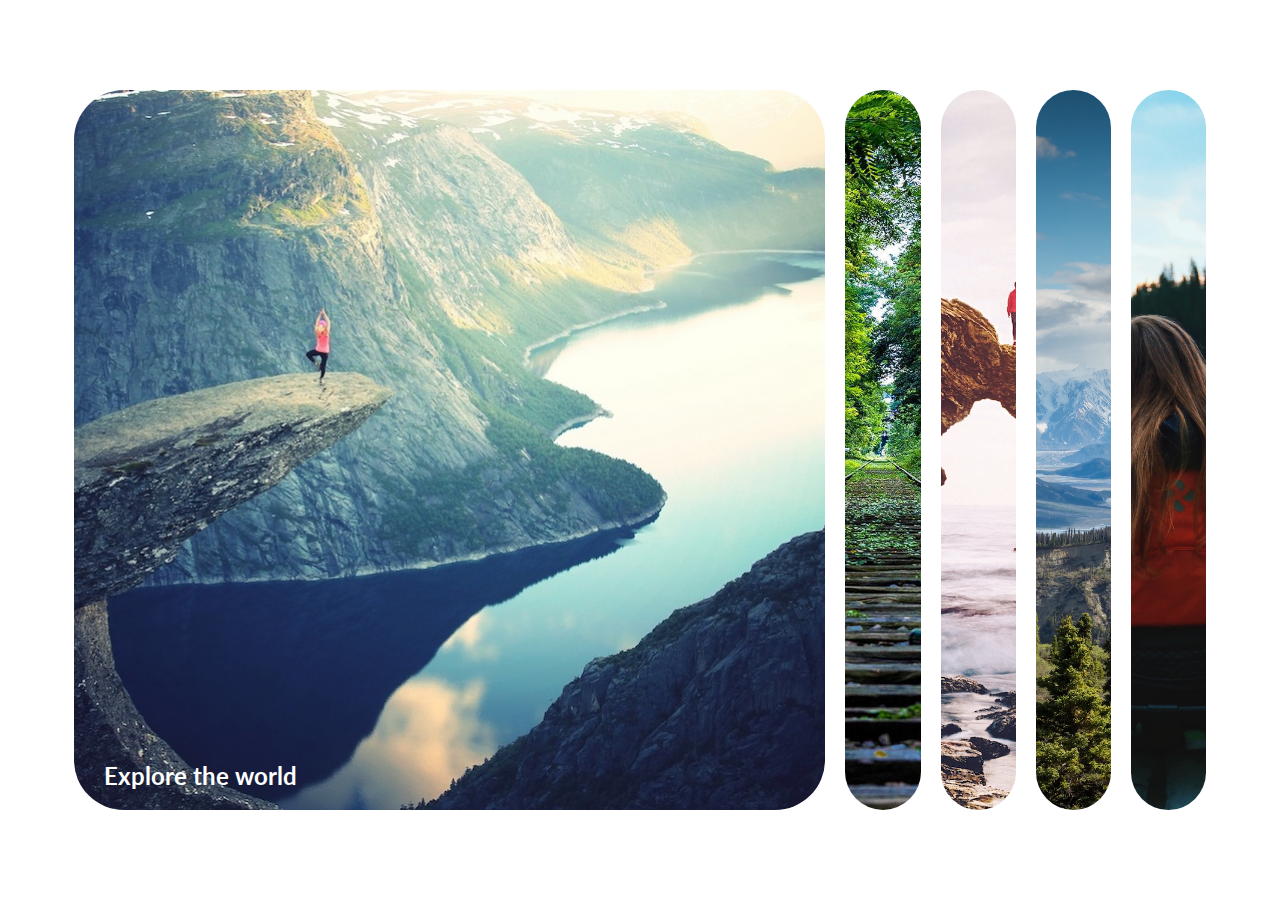
<file: starter/index.html>
<!DOCTYPE html>
<html lang="en">
<head>
    <meta charset="UTF-8">
    <meta name="viewport" content="width=device-width, initial-scale=1.0">
    <link rel="stylesheet" href="./style.css">
    <link href="https://fonts.googleapis.com/css2?family=Lato:ital,wght@0,100;0,300;0,400;1,300&display=swap" rel="stylesheet" type="text/css">
    <title>Expanding Cards</title>
</head>
<body>
    <div class="container">
        <div class="panel img-1 active">
            <h3>Explore the world</h3>
        </div>

        <div class="panel img-2">
            <h3>Rail</h3>
        </div>

        <div class="panel img-3">
            <h3>Adventure</h3>
        </div>

        <div class="panel img-4">
            <h3>Mountain</h3>
        </div>

        <div class="panel img-5">
            <h3>Kayaking</h3>
        </div>
    </div>



    
    <script src="./script.js"></script>
</body>
</html>
</file>
<file: starter/style.css>
*{box-sizing: border-box;}



body{

    font-family: "Lato", sans-serif;
    font-size: 20px;
    font-weight: 300;
    text-rendering: optimizeLegibility;
    overflow: hidden;
    display: flex;
    margin: 0;
    align-items: center;
    justify-content: center;
    height: 100vh;
}


.container{
    display: flex;
    width: 90vw;
}

.img-1{
    background-image: url('../project-1-expanding-cards/img/1.jpg');
}

.img-2{
    background-image: url('../project-1-expanding-cards/img/2.jpg');
}

.img-3{
    background-image: url('../project-1-expanding-cards/img/3.jpg');
}

.img-4{
    background-image: url('../project-1-expanding-cards/img/4.jpg');
}

.img-5{
    background-image: url('../project-1-expanding-cards/img/5.jpg');
}



.panel{
    background-size: auto 100%;
    background-position: center;
    background-repeat: no-repeat;
    height: 80vh;
    border-radius: 50px;
    color: #fff;
    cursor: pointer;
    flex: 0.5;
    margin: 10px;
    position: relative;
    transition: flex 0.7s ease-in;
}

.panel h3{
    font-size: 24px;
    position: absolute;
    bottom: 20px;
    left: 20px;
    margin: 0;
    margin-left: 10px;
    opacity: 0;
}

.panel.active{
    flex: 5;
}

.panel.active h3{
    opacity: 1;
    transition: opacity 0.3s ease-in 0.4s;
}

@media(max-width:480px){
    .container{
        width: 100vw;
    }

    .panel:nth-of-type(4),
    .panel:nth-of-type(5){
        display: none;
    }
}
</file>
